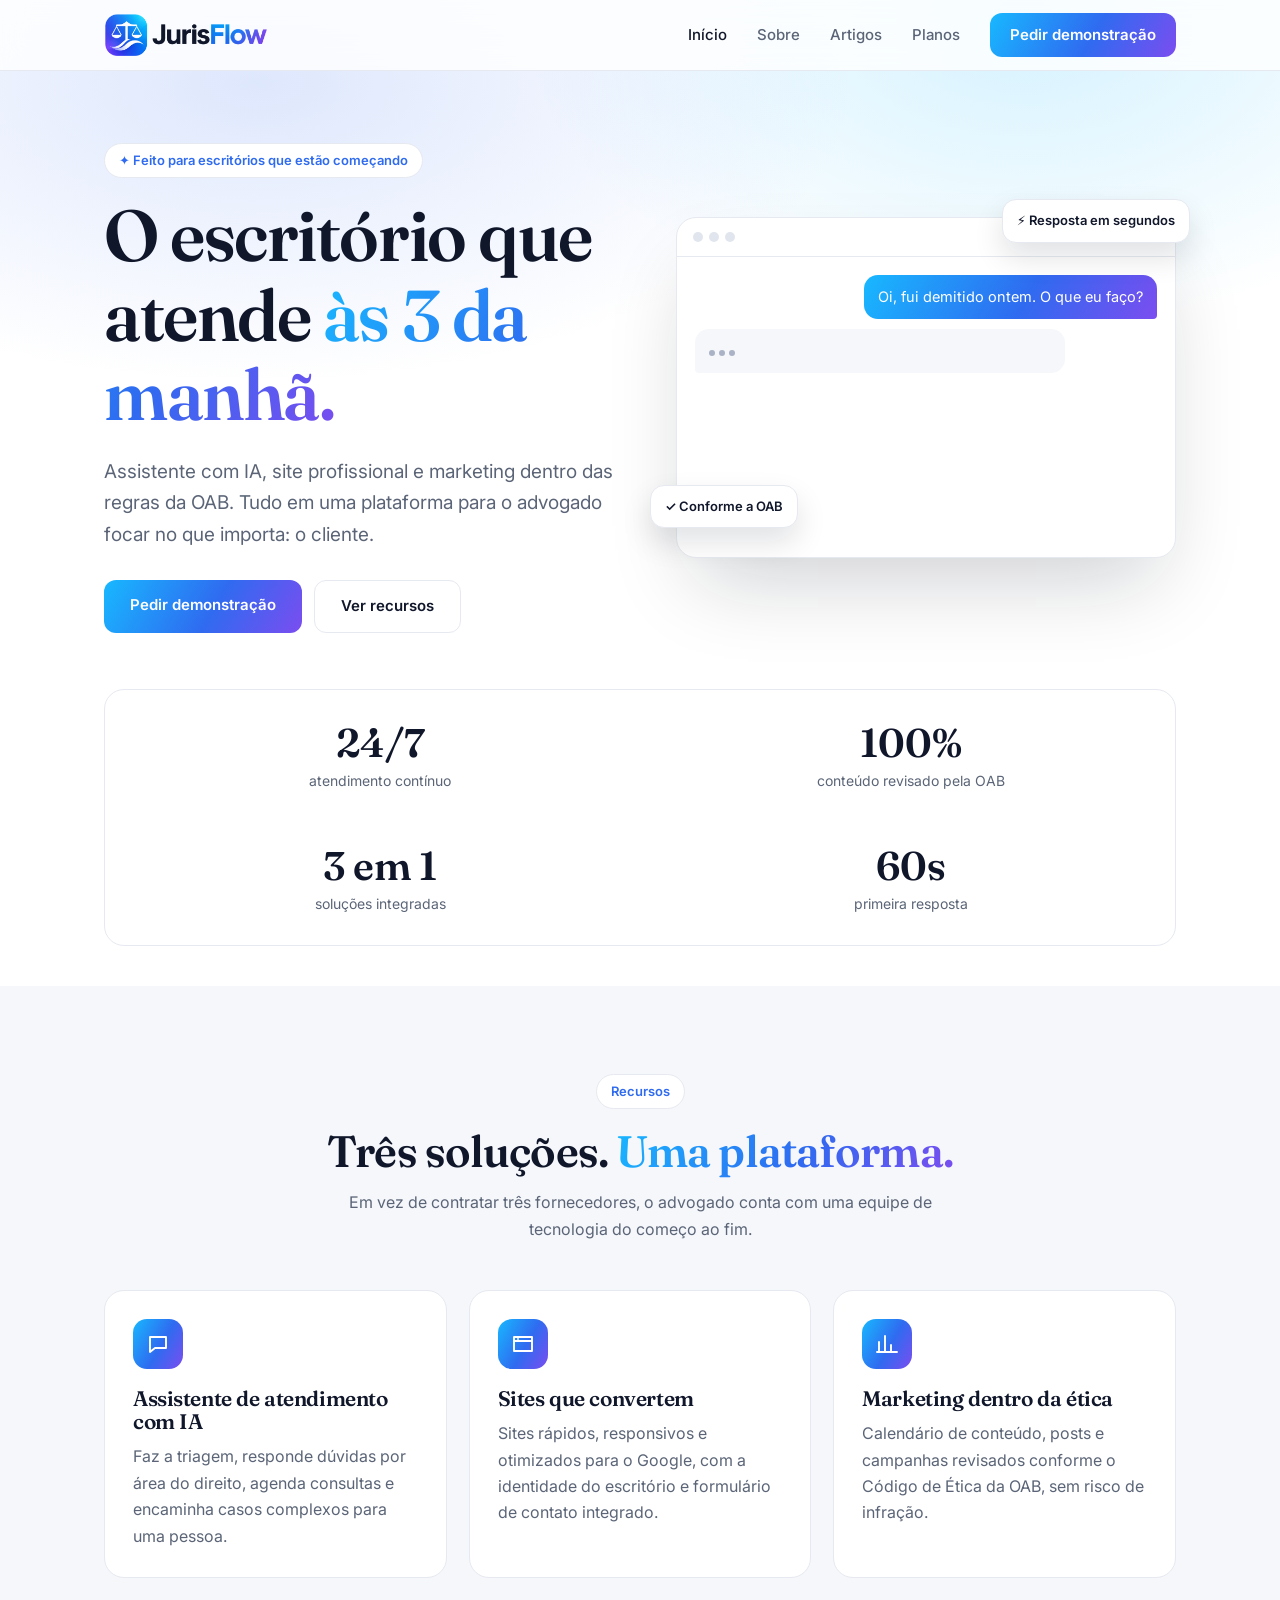
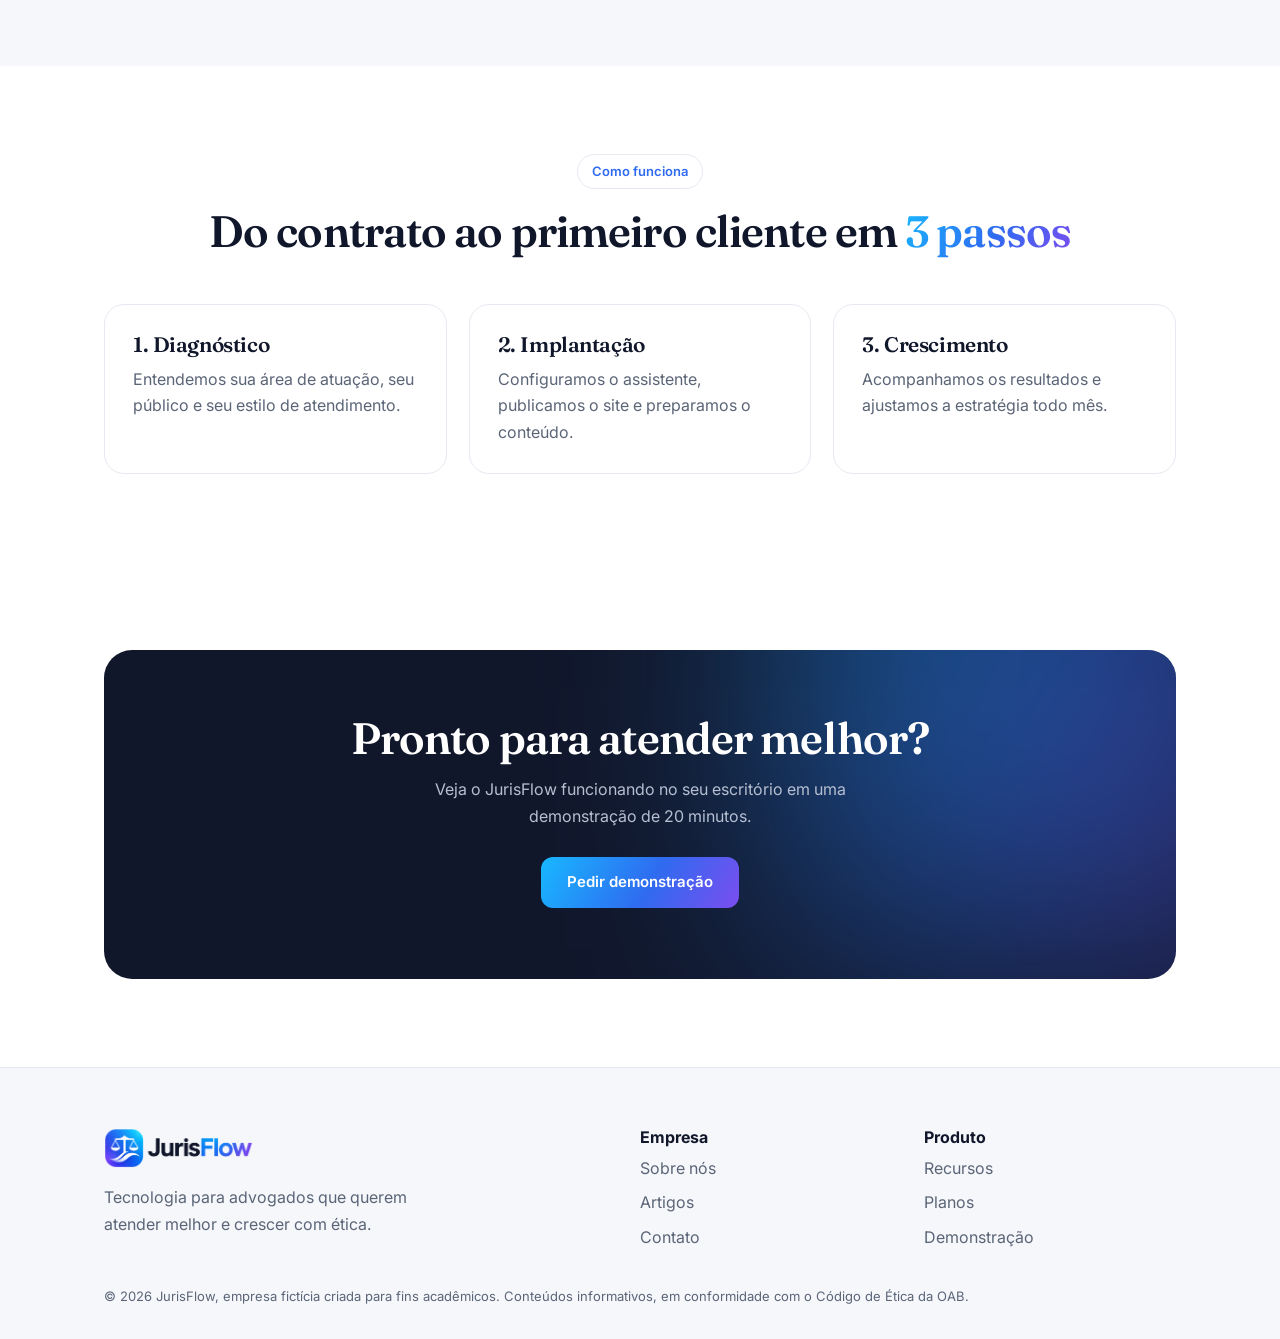
<file: index.html>
<!DOCTYPE html>
<html lang="pt-BR">

<head>
    <meta charset="utf-8">
    <meta name="viewport" content="width=device-width,initial-scale=1">
    <link rel="icon" href="favicon.png">
    <title>Tecnologia para advogados · JurisFlow</title>
    <link rel="stylesheet"
        href="https://fonts.googleapis.com/css2?family=Fraunces:wght@600&family=Inter:wght@400;500;600;700&display=swap">
    <link rel="stylesheet" href="style.css">
</head>

<body>
    <section class="hero">
        <div class="wrap">
            <div class="in">
                <div><span class="tag">✦ Feito para escritórios que estão começando</span>
                    <h1>O escritório que atende <span class="gt">às 3 da manhã.</span></h1>
                    <p class="lead">Assistente com IA, site profissional e marketing dentro das regras da OAB. Tudo em
                        uma plataforma para o advogado focar no que importa: o cliente.</p>
                    <div class="btns"><a class="btn pri" href="contato.html">Pedir demonstração</a><a class="btn out"
                            href="#recursos">Ver recursos</a></div>
                </div>
                <div style="position:relative">
                    <div class="mock">
                        <div class="bar"><i></i><i></i><i></i></div>
                        <div id="demo"></div>
                    </div>
                    <div class="chip a">⚡ Resposta em segundos</div>
                    <div class="chip b2">✓ Conforme a OAB</div>
                </div>
            </div>
            <div class="stats reveal">
                <div><b data-n="24" data-s="/7">0</b><span>atendimento contínuo</span></div>
                <div><b data-n="100" data-s="%">0</b><span>conteúdo revisado pela OAB</span></div>
                <div><b data-n="3" data-s=" em 1">0</b><span>soluções integradas</span></div>
                <div><b data-n="60" data-s="s">0</b><span>primeira resposta</span></div>
            </div>
        </div>
    </section>
    <section id="recursos" class="soft">
        <div class="wrap">
            <div class="center reveal"><span class="tag">Recursos</span>
                <h2>Três soluções. <span class="gt">Uma plataforma.</span></h2>
                <p>Em vez de contratar três fornecedores, o advogado conta com uma equipe de tecnologia do começo ao
                    fim.</p>
            </div>
            <div class="grid g3">
                <div class="card reveal">
                    <div class="ico"><svg viewBox="0 0 24 24">
                            <path d="M4 5h16v11H9l-5 4z" />
                        </svg></div>
                    <h3>Assistente de atendimento com IA</h3>
                    <p>Faz a triagem, responde dúvidas por área do direito, agenda consultas e encaminha casos complexos
                        para uma pessoa.</p>
                </div>
                <div class="card reveal">
                    <div class="ico"><svg viewBox="0 0 24 24">
                            <path d="M3 5h18v14H3zM3 9h18M7 7h.01" />
                        </svg></div>
                    <h3>Sites que convertem</h3>
                    <p>Sites rápidos, responsivos e otimizados para o Google, com a identidade do escritório e
                        formulário de contato integrado.</p>
                </div>
                <div class="card reveal">
                    <div class="ico"><svg viewBox="0 0 24 24">
                            <path d="M4 20V10M10 20V4M16 20v-7M22 20H2" />
                        </svg></div>
                    <h3>Marketing dentro da ética</h3>
                    <p>Calendário de conteúdo, posts e campanhas revisados conforme o Código de Ética da OAB, sem risco
                        de infração.</p>
                </div>
            </div>
        </div>
    </section>
    <section>
        <div class="wrap">
            <div class="center reveal"><span class="tag">Como funciona</span>
                <h2>Do contrato ao primeiro cliente em <span class="gt">3 passos</span></h2>
            </div>
            <div class="grid g3">
                <div class="card reveal">
                    <h3>1. Diagnóstico</h3>
                    <p>Entendemos sua área de atuação, seu público e seu estilo de atendimento.</p>
                </div>
                <div class="card reveal">
                    <h3>2. Implantação</h3>
                    <p>Configuramos o assistente, publicamos o site e preparamos o conteúdo.</p>
                </div>
                <div class="card reveal">
                    <h3>3. Crescimento</h3>
                    <p>Acompanhamos os resultados e ajustamos a estratégia todo mês.</p>
                </div>
            </div>
        </div>
    </section>
    <section>
        <div class="wrap">
            <div class="cta reveal">
                <h2>Pronto para atender melhor?</h2>
                <p>Veja o JurisFlow funcionando no seu escritório em uma demonstração de 20 minutos.</p><a
                    class="btn pri" href="contato.html">Pedir demonstração</a>
            </div>
        </div>
    </section>
    <script src="app.js" defer></script>
</body>

</html>
</file>
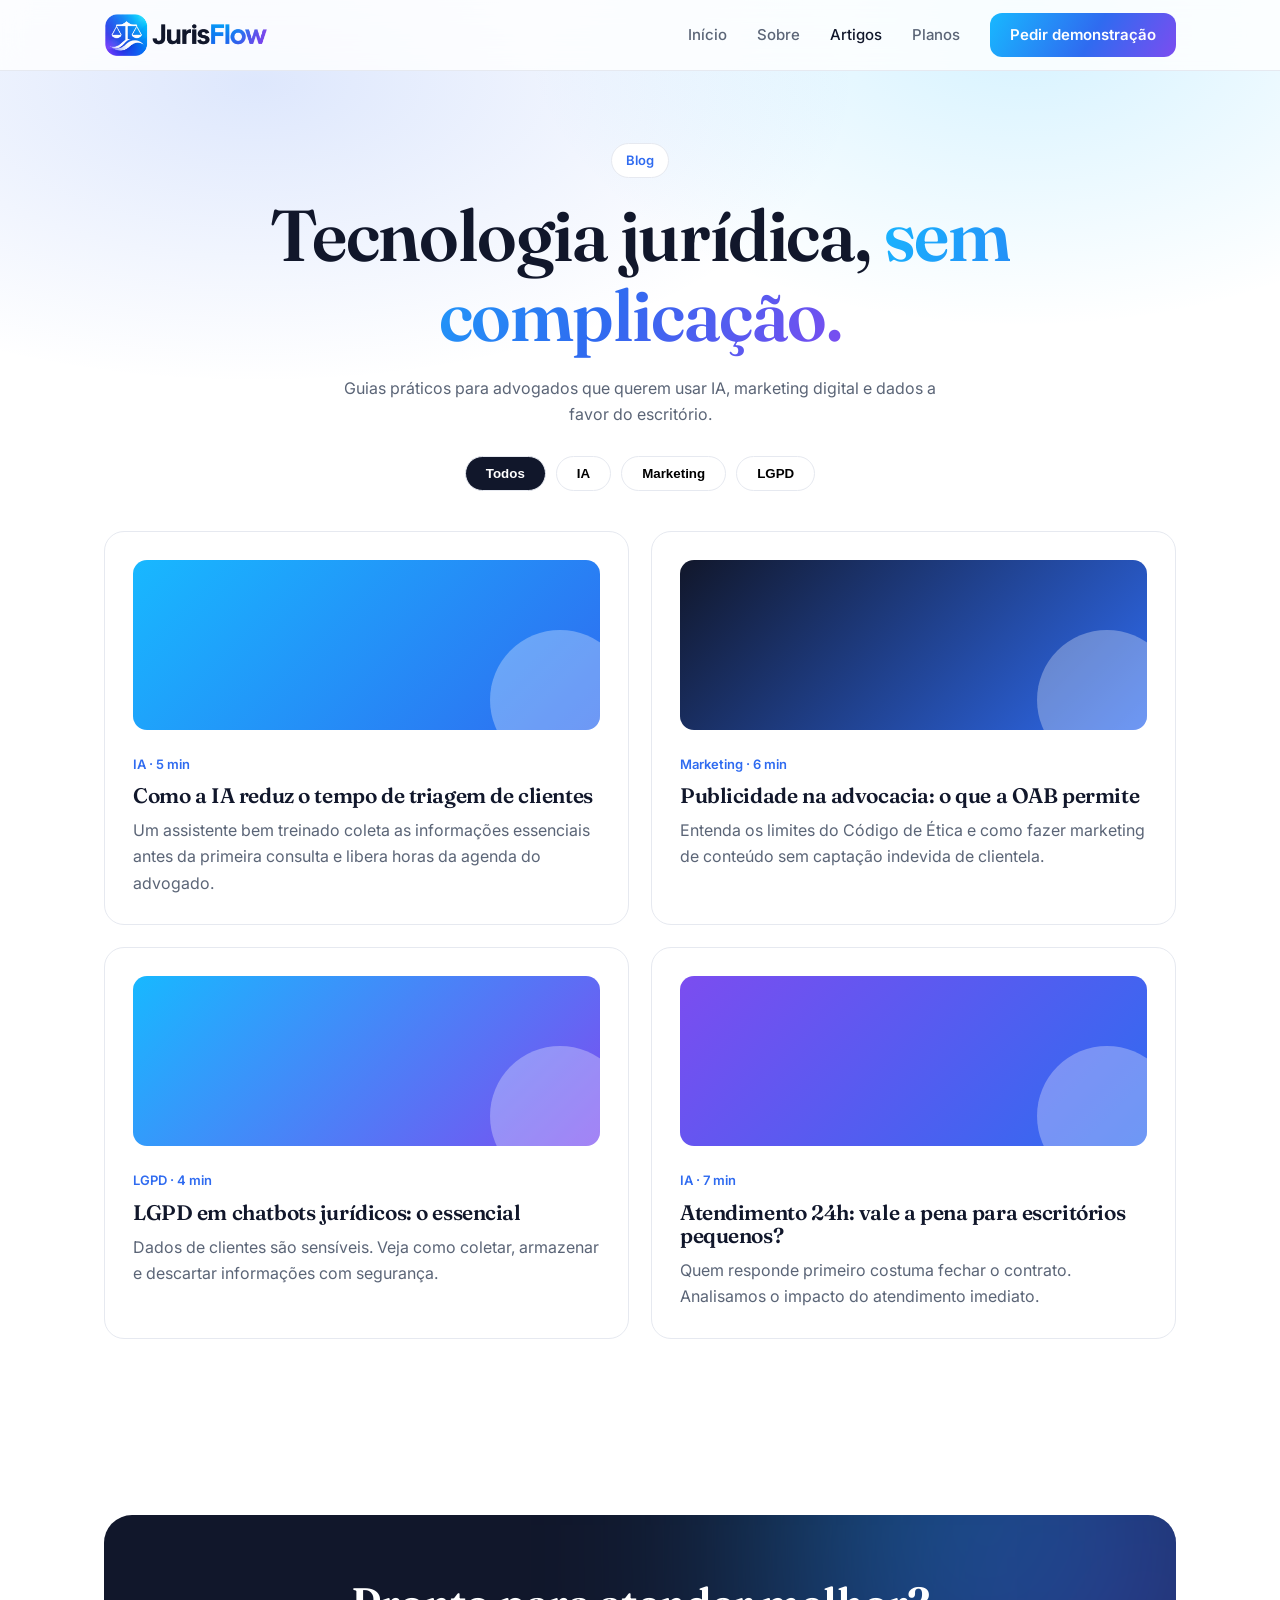
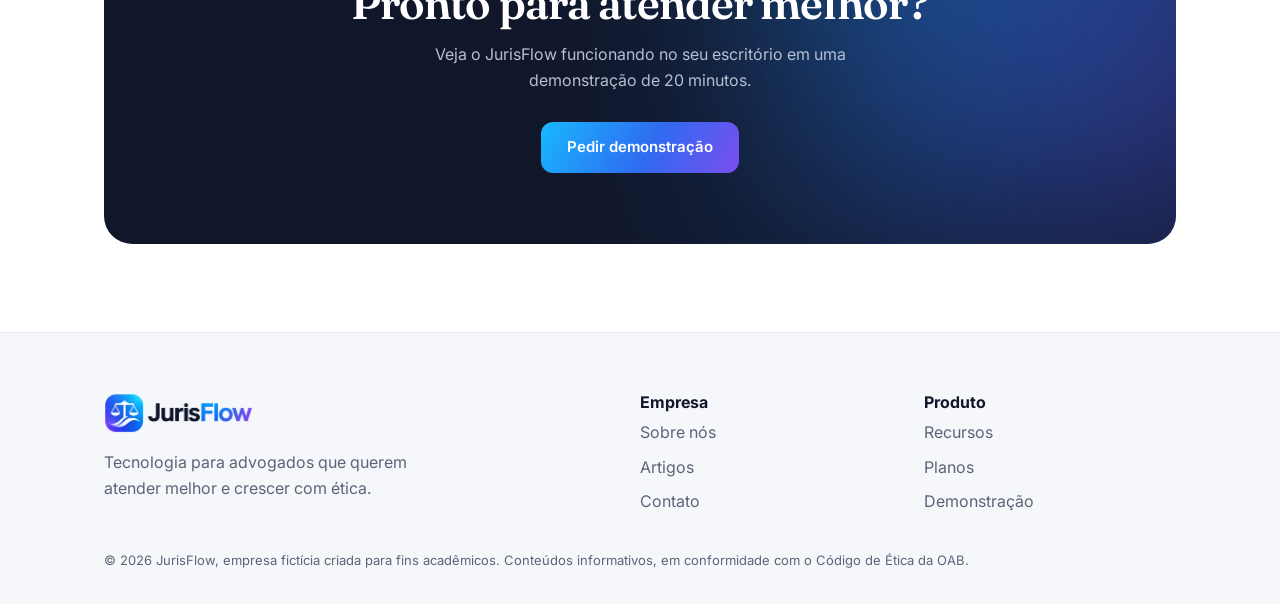
<file: artigos.html>
<!DOCTYPE html><html lang="pt-BR"><head><meta charset="utf-8"><meta name="viewport" content="width=device-width,initial-scale=1"><link rel="icon" href="favicon.png"><title>Artigos · JurisFlow</title><link rel="stylesheet" href="https://fonts.googleapis.com/css2?family=Fraunces:wght@600&family=Inter:wght@400;500;600;700&display=swap"><link rel="stylesheet" href="style.css"></head><body>
<section class="hero"><div class="wrap center"><span class="tag">Blog</span><h1>Tecnologia jurídica, <span class="gt">sem complicação.</span></h1><p style="max-width:600px;margin:20px auto 0">Guias práticos para advogados que querem usar IA, marketing digital e dados a favor do escritório.</p>
<div class="filters"><button class="on" data-f="todos">Todos</button><button data-f="ia">IA</button><button data-f="mkt">Marketing</button><button data-f="lgpd">LGPD</button></div></div></section>
<section style="padding-top:0"><div class="wrap"><div class="grid g2" style="margin-top:0">
<article class="card art reveal" data-c="ia"><div class="cover c1"></div><span class="meta">IA · 5 min</span><h3 style="margin-top:8px">Como a IA reduz o tempo de triagem de clientes</h3><p>Um assistente bem treinado coleta as informações essenciais antes da primeira consulta e libera horas da agenda do advogado.</p></article>
<article class="card art reveal" data-c="mkt"><div class="cover c2"></div><span class="meta">Marketing · 6 min</span><h3 style="margin-top:8px">Publicidade na advocacia: o que a OAB permite</h3><p>Entenda os limites do Código de Ética e como fazer marketing de conteúdo sem captação indevida de clientela.</p></article>
<article class="card art reveal" data-c="lgpd"><div class="cover c3"></div><span class="meta">LGPD · 4 min</span><h3 style="margin-top:8px">LGPD em chatbots jurídicos: o essencial</h3><p>Dados de clientes são sensíveis. Veja como coletar, armazenar e descartar informações com segurança.</p></article>
<article class="card art reveal" data-c="ia"><div class="cover c4"></div><span class="meta">IA · 7 min</span><h3 style="margin-top:8px">Atendimento 24h: vale a pena para escritórios pequenos?</h3><p>Quem responde primeiro costuma fechar o contrato. Analisamos o impacto do atendimento imediato.</p></article>
</div></div></section><section><div class="wrap"><div class="cta reveal"><h2>Pronto para atender melhor?</h2><p>Veja o JurisFlow funcionando no seu escritório em uma demonstração de 20 minutos.</p><a class="btn pri" href="contato.html">Pedir demonstração</a></div></div></section><script src="app.js" defer></script></body></html>
</file>
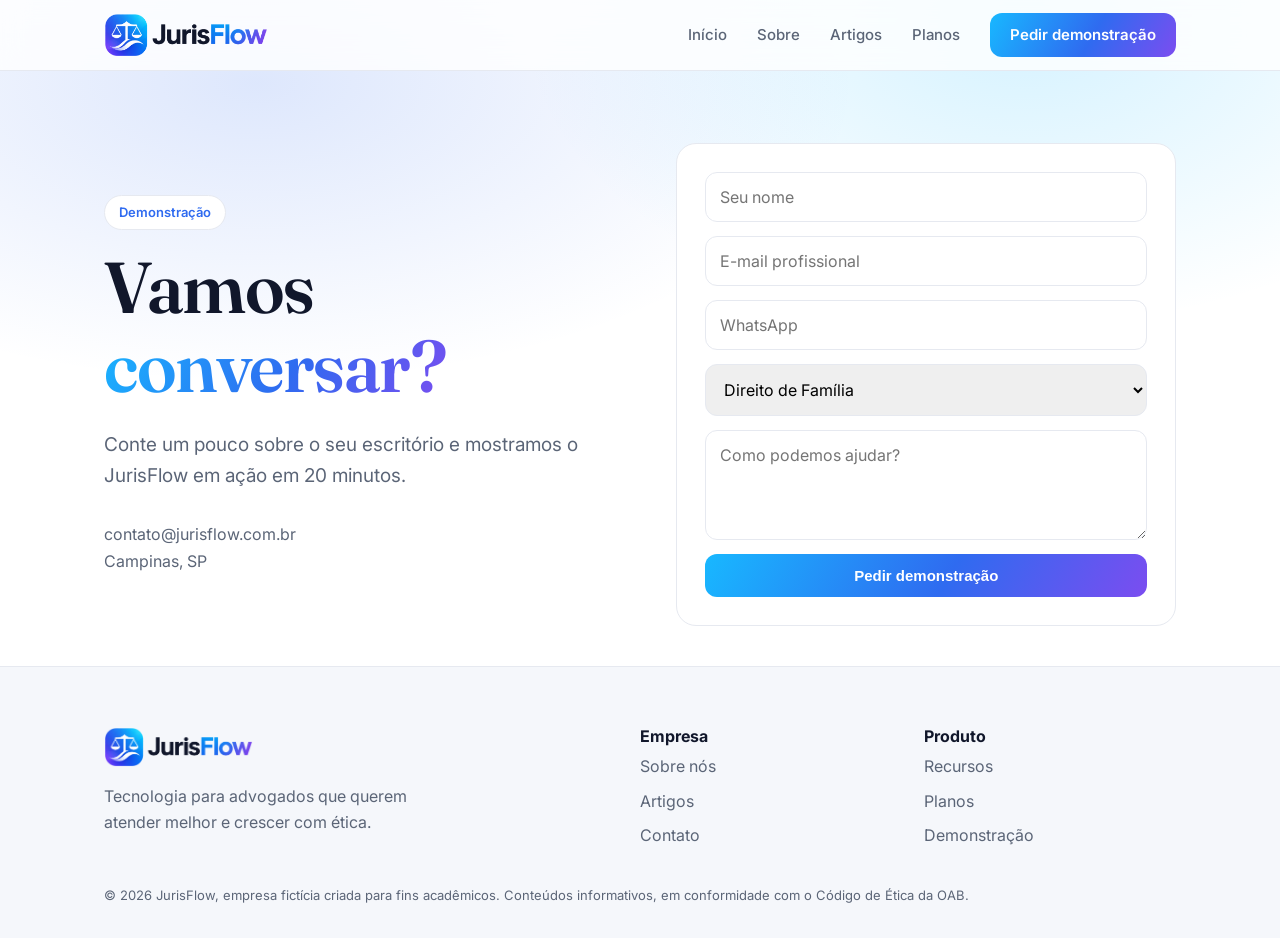
<file: contato.html>
<!DOCTYPE html><html lang="pt-BR"><head><meta charset="utf-8"><meta name="viewport" content="width=device-width,initial-scale=1"><link rel="icon" href="favicon.png"><title>Contato · JurisFlow</title><link rel="stylesheet" href="https://fonts.googleapis.com/css2?family=Fraunces:wght@600&family=Inter:wght@400;500;600;700&display=swap"><link rel="stylesheet" href="style.css"></head><body>
<section class="hero"><div class="wrap"><div class="in"><div><span class="tag">Demonstração</span><h1>Vamos <span class="gt">conversar?</span></h1><p class="lead">Conte um pouco sobre o seu escritório e mostramos o JurisFlow em ação em 20 minutos.</p><p>contato@jurisflow.com.br<br>Campinas, SP</p></div>
<div class="card"><form novalidate><input placeholder="Seu nome" required><input type="email" placeholder="E-mail profissional" required><input placeholder="WhatsApp"><select><option>Direito de Família</option><option>Trabalho</option><option>Consumidor</option><option>Outra área</option></select><textarea rows="4" placeholder="Como podemos ajudar?"></textarea><button class="btn pri">Pedir demonstração</button></form><div id="ok"><h3>Recebemos seu pedido ✓</h3><p>Entraremos em contato em até 1 dia útil.</p></div></div></div></div></section><script src="app.js" defer></script></body></html>
</file>
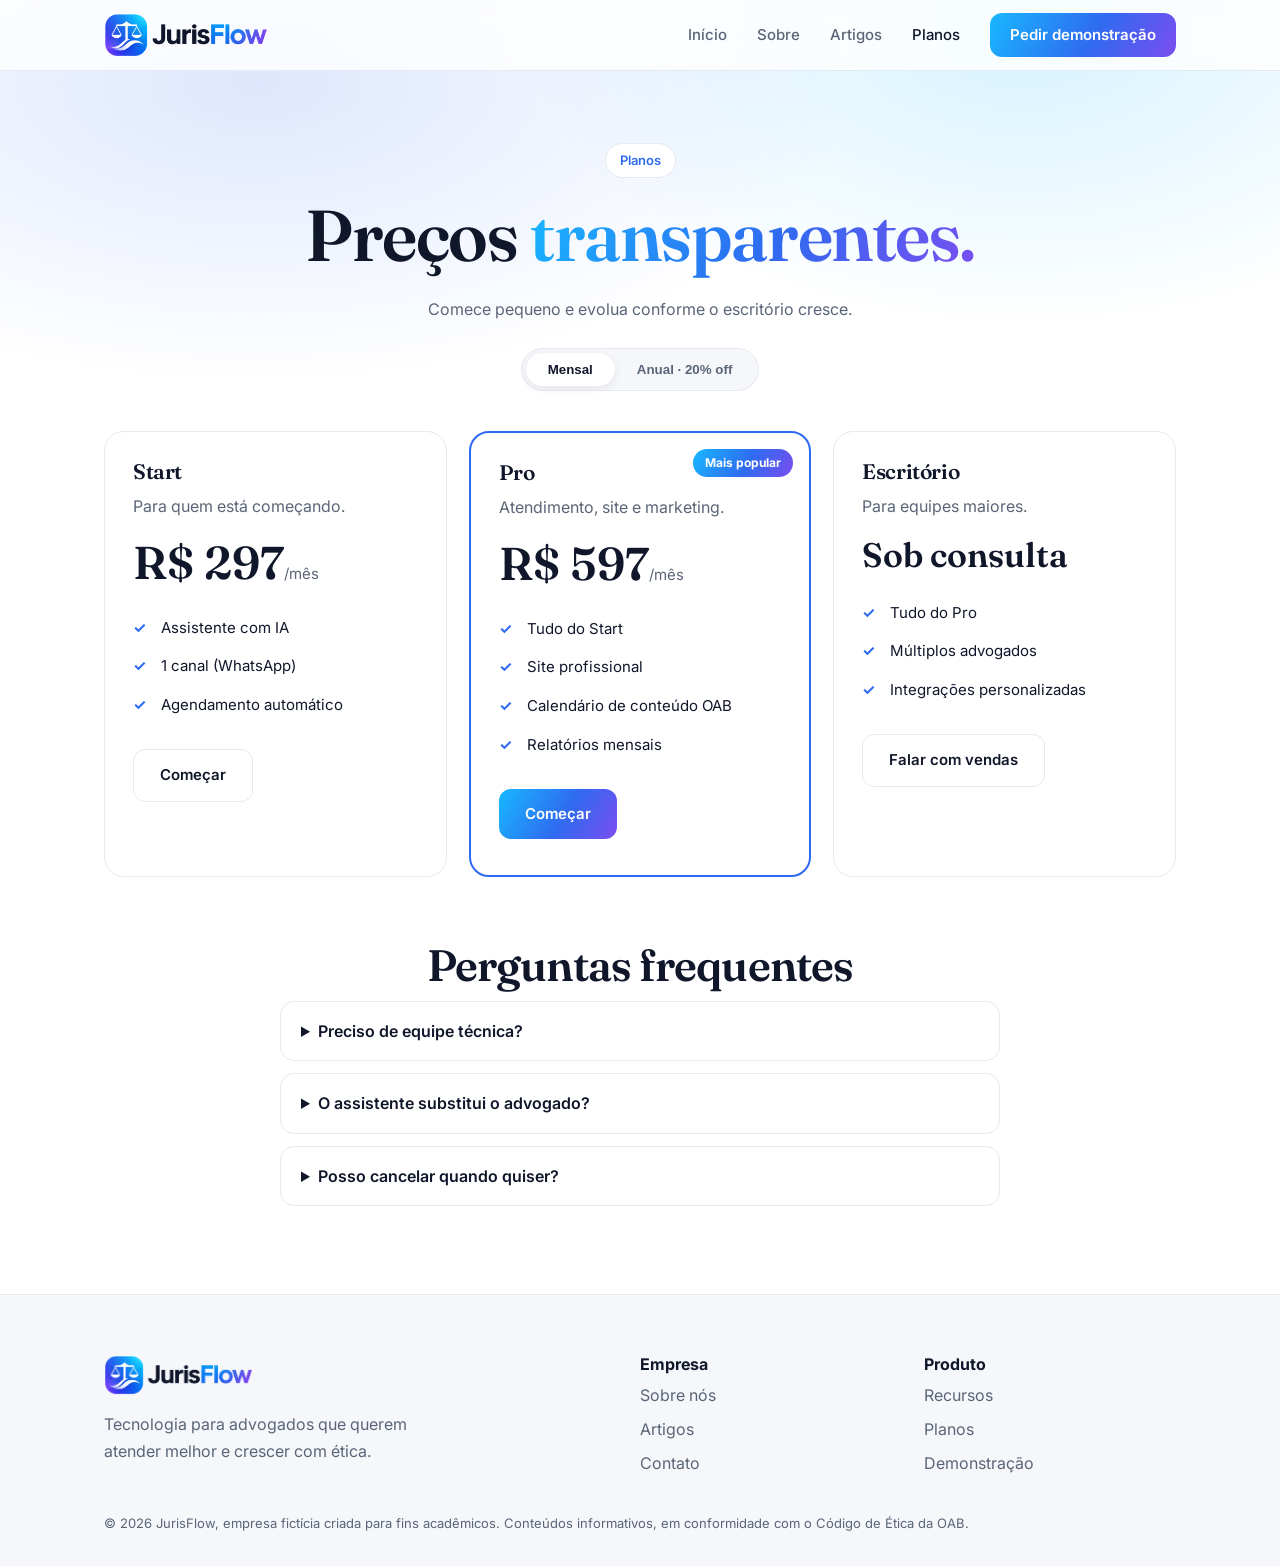
<file: planos.html>
<!DOCTYPE html><html lang="pt-BR"><head><meta charset="utf-8"><meta name="viewport" content="width=device-width,initial-scale=1"><link rel="icon" href="favicon.png"><title>Planos e preços · JurisFlow</title><link rel="stylesheet" href="https://fonts.googleapis.com/css2?family=Fraunces:wght@600&family=Inter:wght@400;500;600;700&display=swap"><link rel="stylesheet" href="style.css"></head><body>
<section class="hero"><div class="wrap center"><span class="tag">Planos</span><h1>Preços <span class="gt">transparentes.</span></h1><p style="margin:20px auto 0">Comece pequeno e evolua conforme o escritório cresce.</p><div class="sw"><button class="on" data-k="m">Mensal</button><button data-k="a">Anual · 20% off</button></div></div></section>
<section style="padding-top:0"><div class="wrap"><div class="grid g3" style="margin-top:0">
<div class="card reveal"><h3>Start</h3><p>Para quem está começando.</p><div class="price">R$ <span data-m data-a="237">297</span><small>/mês</small></div><ul><li>Assistente com IA</li><li>1 canal (WhatsApp)</li><li>Agendamento automático</li></ul><a class="btn out" href="contato.html">Começar</a></div>
<div class="card hot reveal"><span class="badge">Mais popular</span><h3>Pro</h3><p>Atendimento, site e marketing.</p><div class="price">R$ <span data-m data-a="477">597</span><small>/mês</small></div><ul><li>Tudo do Start</li><li>Site profissional</li><li>Calendário de conteúdo OAB</li><li>Relatórios mensais</li></ul><a class="btn pri" href="contato.html">Começar</a></div>
<div class="card reveal"><h3>Escritório</h3><p>Para equipes maiores.</p><div class="price" style="font-size:34px">Sob consulta</div><ul><li>Tudo do Pro</li><li>Múltiplos advogados</li><li>Integrações personalizadas</li></ul><a class="btn out" href="contato.html">Falar com vendas</a></div></div>
<div style="max-width:720px;margin:64px auto 0"><h2 class="center">Perguntas frequentes</h2><details><summary>Preciso de equipe técnica?</summary><p style="margin-top:8px">Não. Nós configuramos e mantemos tudo.</p></details><details><summary>O assistente substitui o advogado?</summary><p style="margin-top:8px">Não. Ele organiza o atendimento e encaminha o caso à pessoa responsável.</p></details><details><summary>Posso cancelar quando quiser?</summary><p style="margin-top:8px">Sim, nos planos mensais.</p></details></div></div></section><script src="app.js" defer></script></body></html>
</file>
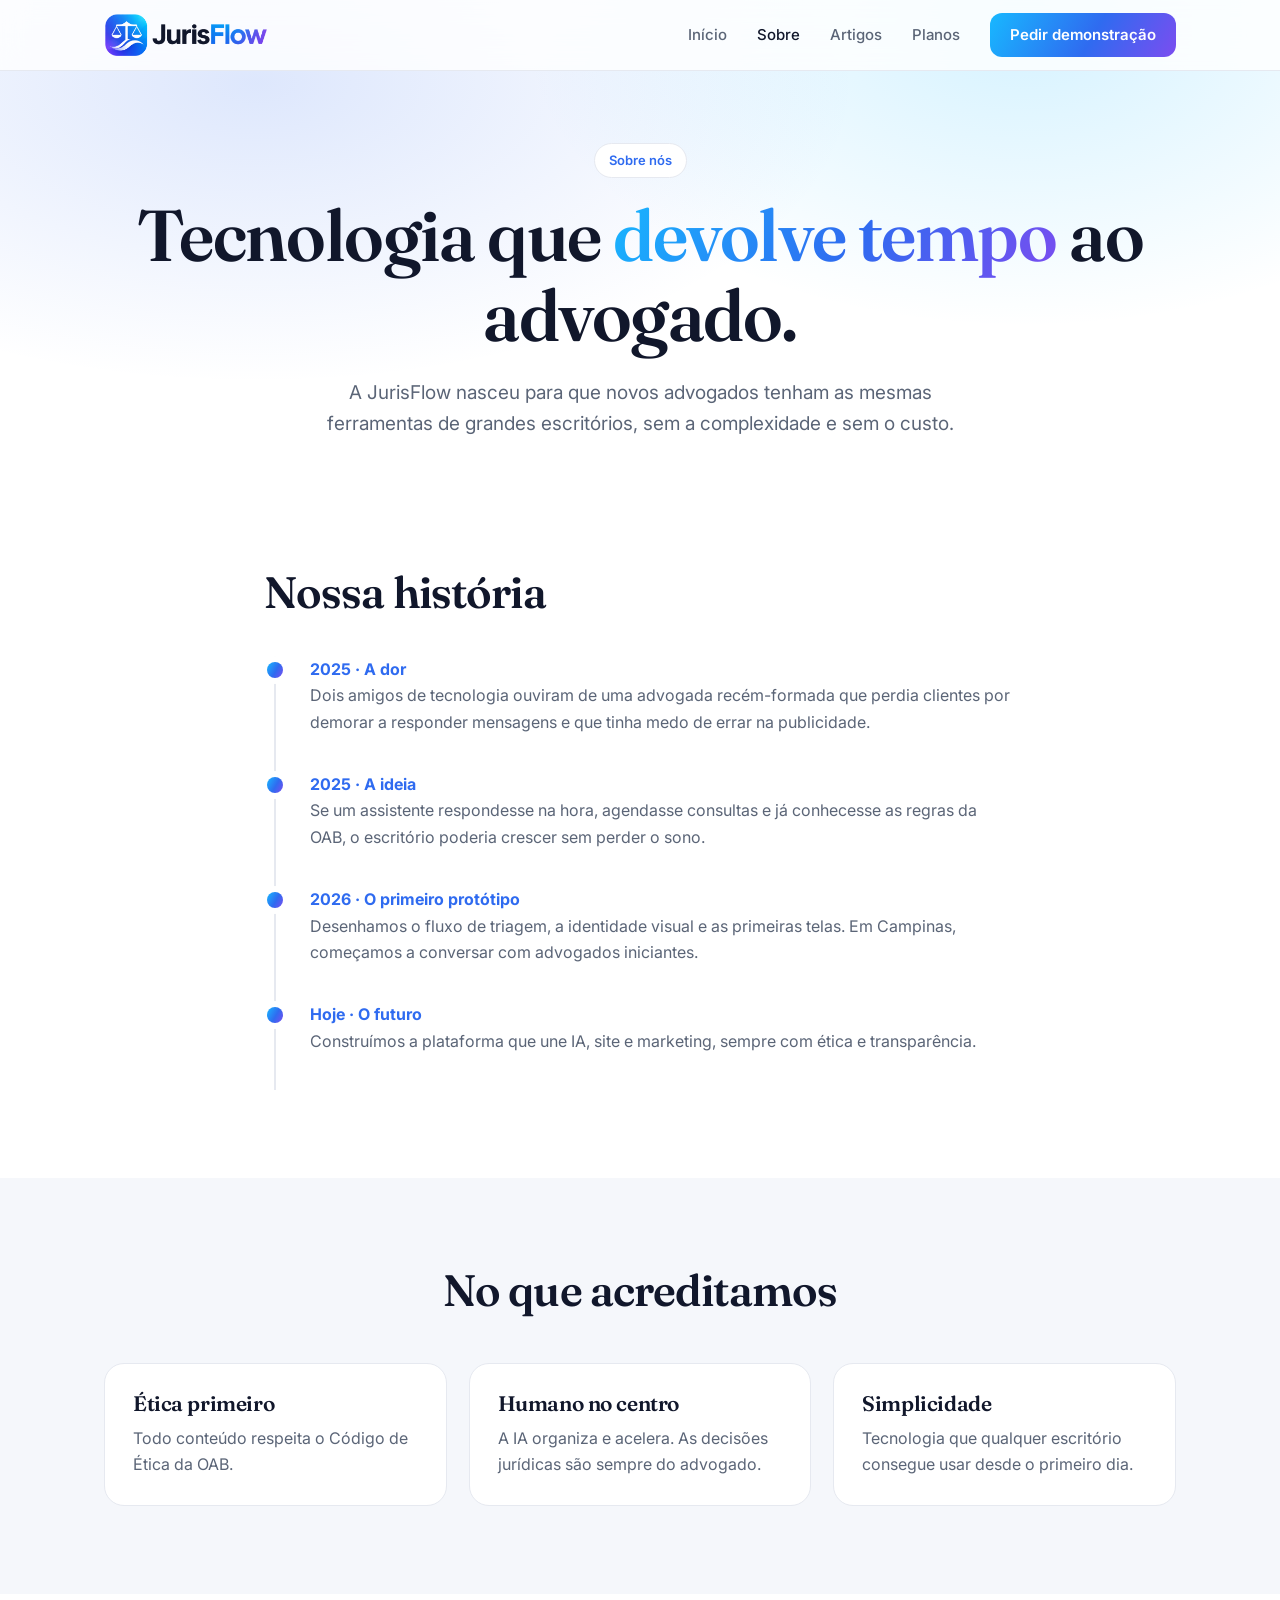
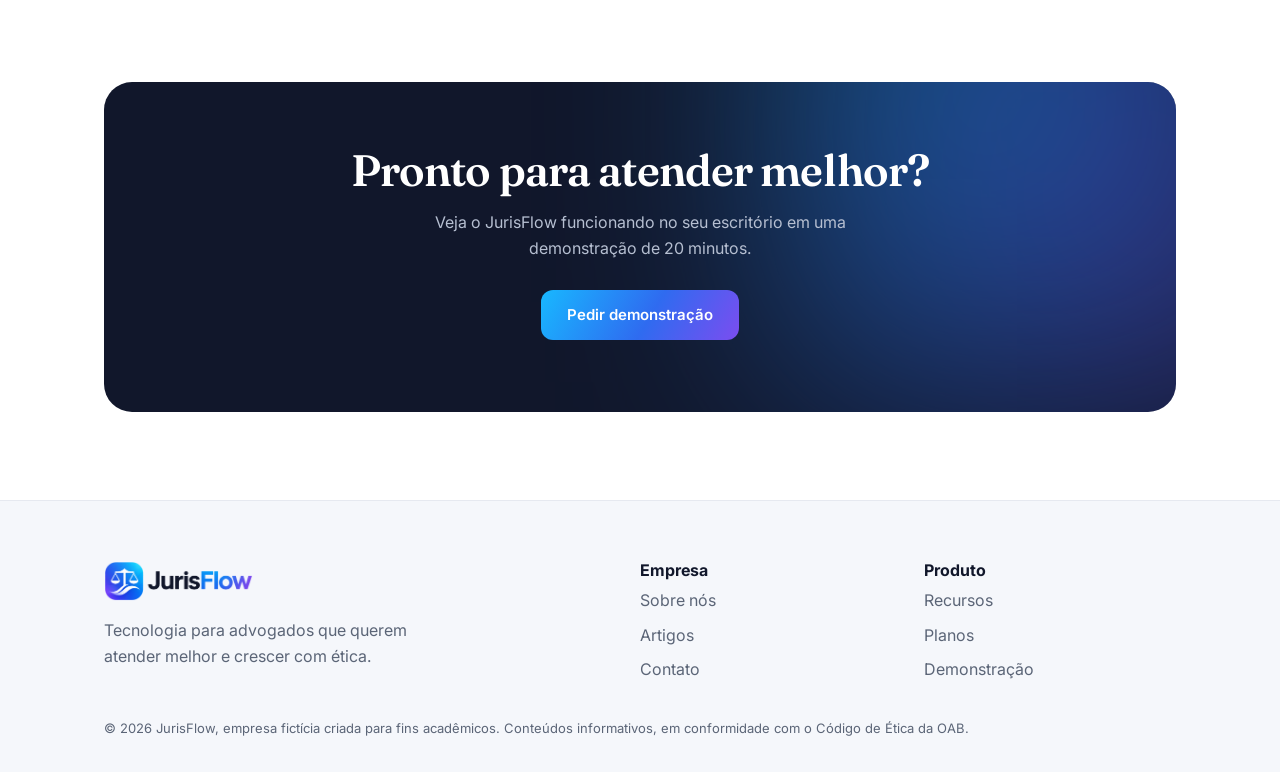
<file: sobre.html>
<!DOCTYPE html><html lang="pt-BR"><head><meta charset="utf-8"><meta name="viewport" content="width=device-width,initial-scale=1"><link rel="icon" href="favicon.png"><title>Sobre nós · JurisFlow</title><link rel="stylesheet" href="https://fonts.googleapis.com/css2?family=Fraunces:wght@600&family=Inter:wght@400;500;600;700&display=swap"><link rel="stylesheet" href="style.css"></head><body>
<section class="hero"><div class="wrap center"><span class="tag">Sobre nós</span><h1>Tecnologia que <span class="gt">devolve tempo</span> ao advogado.</h1><p style="max-width:640px;margin:22px auto 0;font-size:19px">A JurisFlow nasceu para que novos advogados tenham as mesmas ferramentas de grandes escritórios, sem a complexidade e sem o custo.</p></div></section>
<section><div class="wrap" style="max-width:800px"><h2 class="reveal">Nossa história</h2><div class="tl">
<div class="reveal"><b>2025 · A dor</b><p>Dois amigos de tecnologia ouviram de uma advogada recém-formada que perdia clientes por demorar a responder mensagens e que tinha medo de errar na publicidade.</p></div>
<div class="reveal"><b>2025 · A ideia</b><p>Se um assistente respondesse na hora, agendasse consultas e já conhecesse as regras da OAB, o escritório poderia crescer sem perder o sono.</p></div>
<div class="reveal"><b>2026 · O primeiro protótipo</b><p>Desenhamos o fluxo de triagem, a identidade visual e as primeiras telas. Em Campinas, começamos a conversar com advogados iniciantes.</p></div>
<div class="reveal"><b>Hoje · O futuro</b><p>Construímos a plataforma que une IA, site e marketing, sempre com ética e transparência.</p></div></div></div></section>
<section class="soft"><div class="wrap"><div class="center reveal"><h2>No que acreditamos</h2></div><div class="grid g3"><div class="card reveal"><h3>Ética primeiro</h3><p>Todo conteúdo respeita o Código de Ética da OAB.</p></div><div class="card reveal"><h3>Humano no centro</h3><p>A IA organiza e acelera. As decisões jurídicas são sempre do advogado.</p></div><div class="card reveal"><h3>Simplicidade</h3><p>Tecnologia que qualquer escritório consegue usar desde o primeiro dia.</p></div></div></div></section>
<section><div class="wrap"><div class="cta reveal"><h2>Pronto para atender melhor?</h2><p>Veja o JurisFlow funcionando no seu escritório em uma demonstração de 20 minutos.</p><a class="btn pri" href="contato.html">Pedir demonstração</a></div></div></section><script src="app.js" defer></script></body></html>
</file>
<file: style.css>
:root {
    --ink: #11172B;
    --mut: #5B6577;
    --bg: #fff;
    --soft: #F5F7FB;
    --line: #E6E9F0;
    --p: #2F6BF0;
    --c: #18B8FF;
    --g: linear-gradient(120deg, #18B8FF, #2F6BF0 55%, #7B4DF0)
}

* {
    box-sizing: border-box;
    margin: 0
}

html {
    scroll-behavior: smooth
}

body {
    font: 16px/1.65 Inter, system-ui, sans-serif;
    color: var(--ink);
    background: var(--bg);
    overflow-x: hidden
}

h1,
h2,
h3 {
    font-family: Fraunces, Georgia, serif;
    font-weight: 600;
    line-height: 1.1;
    letter-spacing: -.02em
}

h1 {
    font-size: clamp(40px, 6vw, 72px)
}

h2 {
    font-size: clamp(30px, 4vw, 44px)
}

h3 {
    font-size: 21px
}

p {
    color: var(--mut)
}

a {
    color: inherit;
    text-decoration: none
}

.wrap {
    max-width: 1120px;
    margin: auto;
    padding: 0 24px
}

section {
    padding: 88px 0
}

.soft {
    background: var(--soft)
}

.center {
    text-align: center
}

.center p {
    max-width: 620px;
    margin: 14px auto 0
}

.gt {
    background: var(--g);
    -webkit-background-clip: text;
    color: transparent
}

.tag {
    display: inline-block;
    padding: 6px 14px;
    border: 1px solid var(--line);
    border-radius: 99px;
    font-size: 13px;
    font-weight: 600;
    color: var(--p);
    background: #fff;
    margin-bottom: 18px
}

#bar {
    position: fixed;
    top: 0;
    left: 0;
    height: 3px;
    width: 0;
    background: var(--g);
    z-index: 99
}

header {
    position: sticky;
    top: 0;
    z-index: 50;
    background: rgba(255, 255, 255, .8);
    backdrop-filter: blur(14px);
    border-bottom: 1px solid var(--line)
}

header .wrap {
    display: flex;
    align-items: center;
    justify-content: space-between;
    height: 70px
}

.logo {
    display: flex;
    align-items: center
}

.logo img {
    height: 44px;
    width: auto;
    display: block
}

footer .logo img {
    height: 40px
}

.nav {
    display: flex;
    gap: 30px;
    align-items: center;
    font-weight: 500;
    font-size: 15px
}

.nav a:not(.btn) {
    color: var(--mut);
    transition: .2s
}

.nav a:hover,
.nav a.on {
    color: var(--ink)
}

.btn {
    display: inline-block;
    padding: 13px 26px;
    border-radius: 12px;
    font-weight: 600;
    border: 0;
    cursor: pointer;
    font-size: 15px;
    background: var(--ink);
    color: #fff;
    transition: .25s;
    position: relative;
    overflow: hidden
}

.btn:hover {
    transform: translateY(-2px);
    box-shadow: 0 12px 28px rgba(47, 107, 240, .35)
}

.btn.pri {
    background: var(--g)
}

.btn.out {
    background: #fff;
    color: var(--ink);
    border: 1px solid var(--line)
}

.btn.sm {
    padding: 10px 20px
}

#burger {
    display: none;
    background: 0;
    border: 0;
    font-size: 26px;
    cursor: pointer
}

.hero {
    padding: 72px 0 40px;
    position: relative
}

.hero:before {
    content: "";
    position: absolute;
    inset: -100px 0 auto;
    height: 560px;
    background: radial-gradient(600px 300px at 20% 20%, rgba(47, 107, 240, .16), transparent), radial-gradient(500px 300px at 80% 10%, rgba(24, 184, 255, .18), transparent);
    z-index: -1
}

.hero .in {
    display: grid;
    grid-template-columns: 1.05fr 1fr;
    gap: 48px;
    align-items: center
}

.hero p.lead {
    font-size: 19px;
    margin: 22px 0 30px;
    max-width: 520px
}

.btns {
    display: flex;
    gap: 12px;
    flex-wrap: wrap
}

.mock {
    background: #fff;
    border: 1px solid var(--line);
    border-radius: 20px;
    box-shadow: 0 40px 80px -20px rgba(11, 18, 32, .2);
    position: relative;
    animation: fl 6s ease-in-out infinite
}

.mock .bar {
    display: flex;
    gap: 6px;
    padding: 14px 16px;
    border-bottom: 1px solid var(--line)
}

.bar i {
    width: 10px;
    height: 10px;
    border-radius: 50%;
    background: #e1e5ee
}

#demo {
    padding: 18px;
    min-height: 300px;
    display: flex;
    flex-direction: column;
    gap: 10px
}

.b {
    max-width: 80%;
    padding: 10px 14px;
    border-radius: 14px;
    font-size: 14.5px;
    animation: pop .4s
}

.b.u {
    align-self: flex-end;
    background: var(--g);
    color: #fff;
    border-bottom-right-radius: 4px
}

.b.a {
    background: var(--soft);
    border-bottom-left-radius: 4px
}

.dots {
    display: inline-flex;
    gap: 4px
}

.dots i {
    width: 6px;
    height: 6px;
    border-radius: 50%;
    background: #aab3c5;
    animation: bn 1s infinite
}

.dots i:nth-child(2) {
    animation-delay: .15s
}

.dots i:nth-child(3) {
    animation-delay: .3s
}

.chip {
    position: absolute;
    background: #fff;
    border: 1px solid var(--line);
    border-radius: 14px;
    padding: 10px 14px;
    font-size: 13px;
    font-weight: 600;
    box-shadow: 0 14px 30px rgba(11, 18, 32, .12);
    animation: fl 5s ease-in-out infinite
}

.chip.a {
    top: -18px;
    right: -14px
}

.chip.b2 {
    bottom: 30px;
    left: -26px;
    animation-delay: -2s
}

@keyframes fl {
    50% {
        transform: translateY(-10px)
    }
}

@keyframes pop {
    from {
        opacity: 0;
        transform: translateY(8px) scale(.96)
    }
}

@keyframes bn {
    50% {
        transform: translateY(-4px)
    }
}

.stats {
    display: grid;
    grid-template-columns: repeat(4, 1fr);
    gap: 20px;
    text-align: center;
    margin-top: 56px;
    padding: 28px;
    border: 1px solid var(--line);
    border-radius: 20px;
    background: #fff
}

.stats b {
    display: block;
    font: 600 40px Fraunces, serif
}

.stats span {
    font-size: 14px;
    color: var(--mut)
}

.grid {
    display: grid;
    gap: 22px;
    margin-top: 48px
}

.g3 {
    grid-template-columns: repeat(3, 1fr)
}

.g2 {
    grid-template-columns: 1fr 1fr
}

.card {
    position: relative;
    background: #fff;
    border: 1px solid var(--line);
    border-radius: 20px;
    padding: 28px;
    transition: .3s;
    overflow: hidden
}

.card:before {
    content: "";
    position: absolute;
    inset: 0;
    background: radial-gradient(260px circle at var(--x, 50%) var(--y, 0), rgba(47, 107, 240, .12), transparent);
    opacity: 0;
    transition: .3s
}

.card:hover {
    transform: translateY(-6px);
    box-shadow: 0 24px 50px -16px rgba(47, 107, 240, .25)
}

.card:hover:before {
    opacity: 1
}

.card>* {
    position: relative
}

.ico {
    width: 50px;
    height: 50px;
    border-radius: 14px;
    background: var(--g);
    display: grid;
    place-items: center;
    margin-bottom: 18px
}

.ico svg {
    width: 24px;
    stroke: #fff;
    fill: none;
    stroke-width: 1.9;
    stroke-linecap: round;
    stroke-linejoin: round
}

.card p {
    margin-top: 10px
}

.cta {
    background: var(--ink);
    color: #fff;
    border-radius: 28px;
    padding: 64px 32px;
    text-align: center;
    position: relative;
    overflow: hidden
}

.cta:before {
    content: "";
    position: absolute;
    width: 500px;
    height: 500px;
    right: -120px;
    top: -200px;
    background: var(--g);
    filter: blur(120px);
    opacity: .5
}

.cta>* {
    position: relative
}

.cta p {
    color: #b6bfd1;
    margin: 14px auto 28px;
    max-width: 520px
}

.reveal {
    opacity: 0;
    transform: translateY(28px);
    transition: .8s cubic-bezier(.2, .7, .2, 1)
}

.reveal.in {
    opacity: 1;
    transform: none
}

.tl {
    border-left: 2px solid var(--line);
    margin: 40px 0 0 10px;
    padding-left: 34px
}

.tl div {
    position: relative;
    padding-bottom: 36px
}

.tl div:before {
    content: "";
    position: absolute;
    left: -43px;
    top: 6px;
    width: 16px;
    height: 16px;
    border-radius: 50%;
    background: var(--g);
    box-shadow: 0 0 0 6px #fff
}

.tl b {
    color: var(--p)
}

.sw {
    display: inline-flex;
    background: var(--soft);
    border: 1px solid var(--line);
    border-radius: 99px;
    padding: 4px;
    margin-top: 26px
}

.sw button {
    border: 0;
    background: 0;
    padding: 9px 22px;
    border-radius: 99px;
    font-weight: 600;
    cursor: pointer;
    color: var(--mut)
}

.sw button.on {
    background: #fff;
    color: var(--ink);
    box-shadow: 0 2px 8px rgba(0, 0, 0, .08)
}

.price {
    font: 600 46px Fraunces, serif;
    margin: 14px 0 4px
}

.price small {
    font: 400 15px Inter;
    color: var(--mut)
}

.card ul {
    list-style: none;
    padding: 0;
    margin: 18px 0 24px
}

.card li {
    padding: 7px 0 7px 28px;
    position: relative;
    font-size: 15px
}

.card li:before {
    content: "✓";
    position: absolute;
    left: 0;
    color: var(--p);
    font-weight: 700
}

.card.hot {
    border: 2px solid var(--p)
}

.badge {
    position: absolute !important;
    top: 16px;
    right: 16px;
    background: var(--g);
    color: #fff;
    font-size: 12px;
    font-weight: 700;
    padding: 4px 12px;
    border-radius: 99px
}

.filters {
    display: flex;
    gap: 10px;
    justify-content: center;
    margin-top: 28px;
    flex-wrap: wrap
}

.filters button {
    padding: 9px 20px;
    border-radius: 99px;
    border: 1px solid var(--line);
    background: #fff;
    font-weight: 600;
    cursor: pointer
}

.filters .on {
    background: var(--ink);
    color: #fff
}

.cover {
    height: 170px;
    border-radius: 14px;
    margin-bottom: 20px;
    position: relative;
    overflow: hidden
}

.cover:after {
    content: "";
    position: absolute;
    width: 140px;
    height: 140px;
    border-radius: 50%;
    background: rgba(255, 255, 255, .3);
    right: -30px;
    bottom: -40px
}

.c1 {
    background: linear-gradient(135deg, #18B8FF, #2F6BF0)
}

.c2 {
    background: linear-gradient(135deg, #11172B, #2F6BF0)
}

.c3 {
    background: linear-gradient(135deg, #18B8FF, #7B4DF0)
}

.c4 {
    background: linear-gradient(135deg, #7B4DF0, #2F6BF0)
}

.meta {
    font-size: 13px;
    color: var(--p);
    font-weight: 600
}

.art.hide {
    display: none
}

details {
    border: 1px solid var(--line);
    border-radius: 14px;
    padding: 16px 20px;
    margin-top: 12px;
    background: #fff
}

summary {
    font-weight: 600;
    cursor: pointer
}

form {
    display: grid;
    gap: 14px
}

input,
select,
textarea {
    width: 100%;
    padding: 14px;
    border: 1px solid var(--line);
    border-radius: 12px;
    font: 16px Inter, sans-serif;
    transition: .2s
}

input:focus,
select:focus,
textarea:focus {
    outline: 0;
    border-color: var(--p);
    box-shadow: 0 0 0 4px rgba(47, 107, 240, .15)
}

.err {
    border-color: #e5484d !important
}

#ok {
    display: none;
    text-align: center;
    padding: 40px 10px
}

footer {
    border-top: 1px solid var(--line);
    padding: 56px 0 32px;
    background: var(--soft)
}

footer .wrap {
    display: grid;
    grid-template-columns: 2fr 1fr 1fr;
    gap: 32px
}

footer a {
    display: block;
    color: var(--mut);
    padding: 4px 0
}

footer small {
    grid-column: 1/-1;
    color: var(--mut);
    font-size: 13px
}

@media(max-width:860px) {

    .hero .in,
    .g3,
    .g2,
    footer .wrap {
        grid-template-columns: 1fr
    }

    .stats {
        grid-template-columns: 1fr 1fr
    }

    #burger {
        display: block
    }

    .nav {
        display: none;
        position: absolute;
        top: 70px;
        left: 0;
        right: 0;
        background: #fff;
        flex-direction: column;
        padding: 20px;
        border-bottom: 1px solid var(--line)
    }

    .nav.open {
        display: flex
    }

    .chip {
        display: none
    }
}

@media(prefers-reduced-motion:reduce) {
    * {
        animation: none !important;
        transition: none !important
    }

    .reveal {
        opacity: 1;
        transform: none
    }
}
</file>
